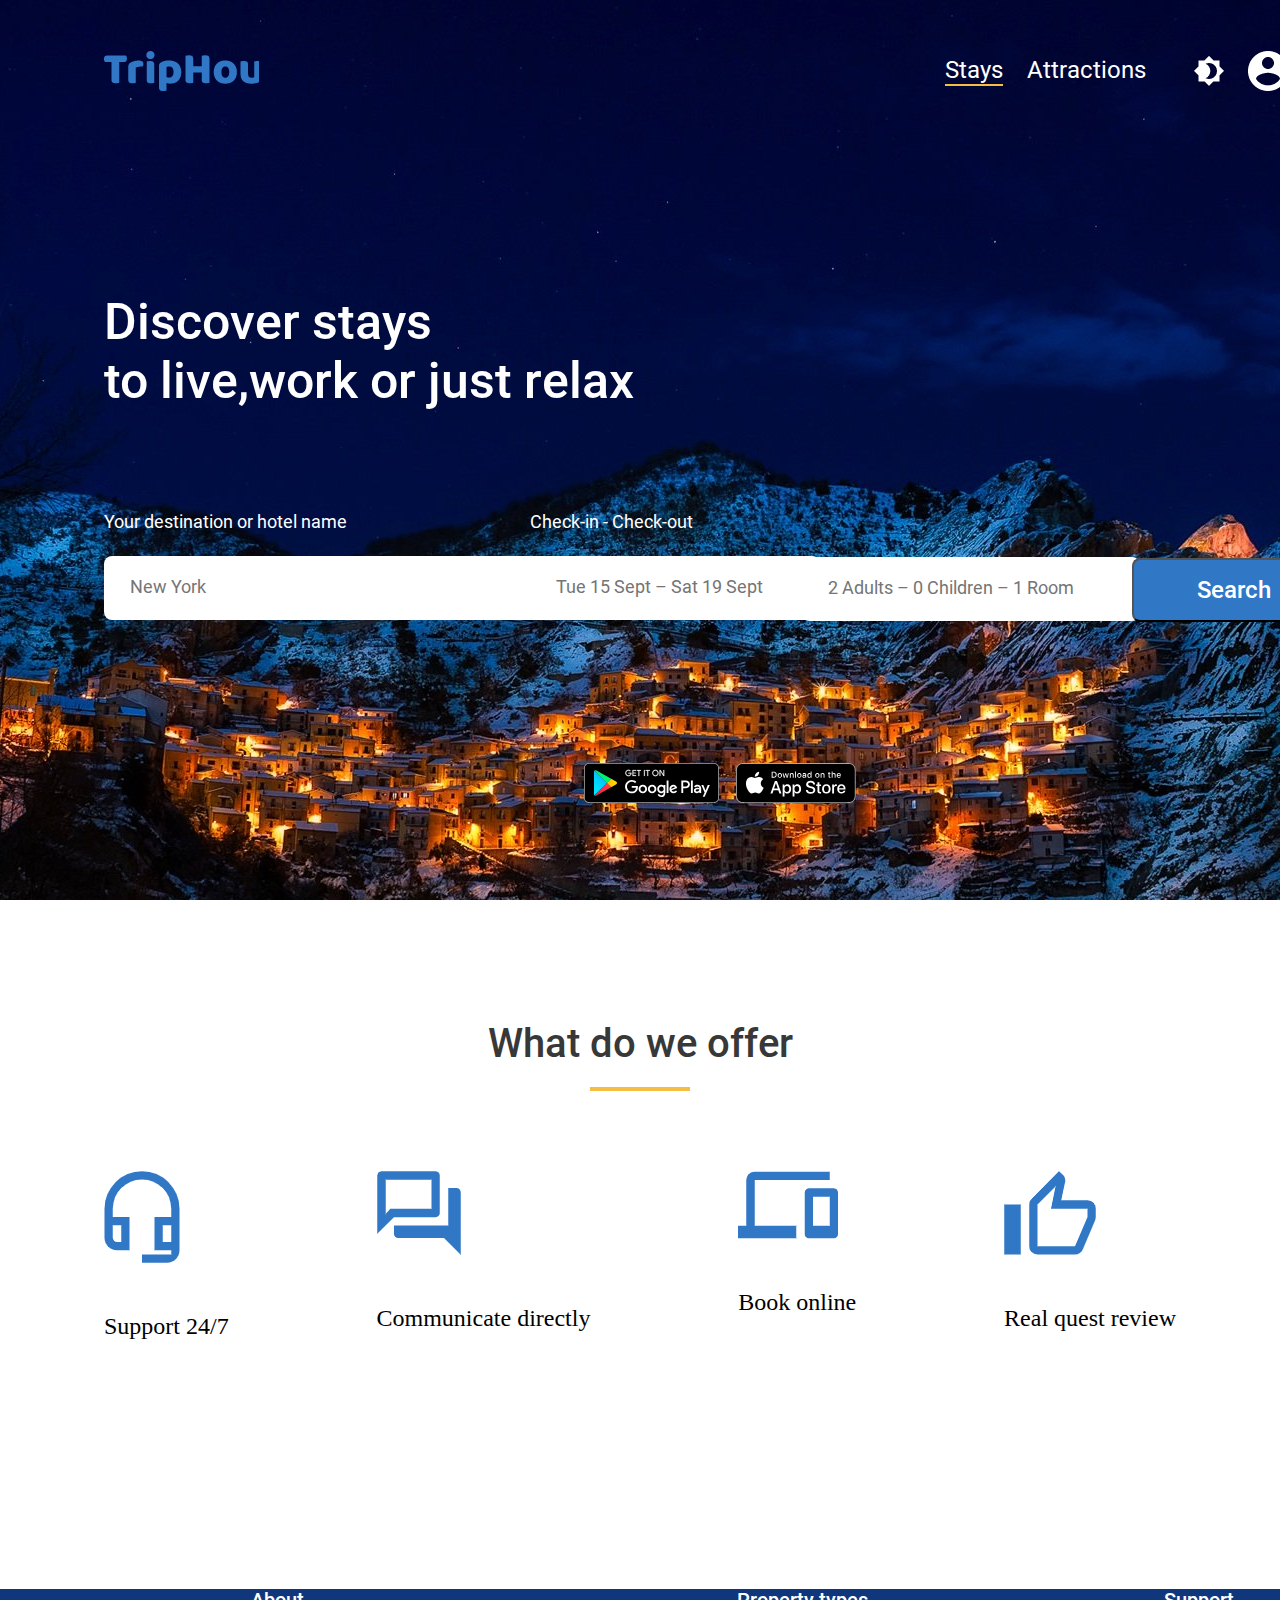
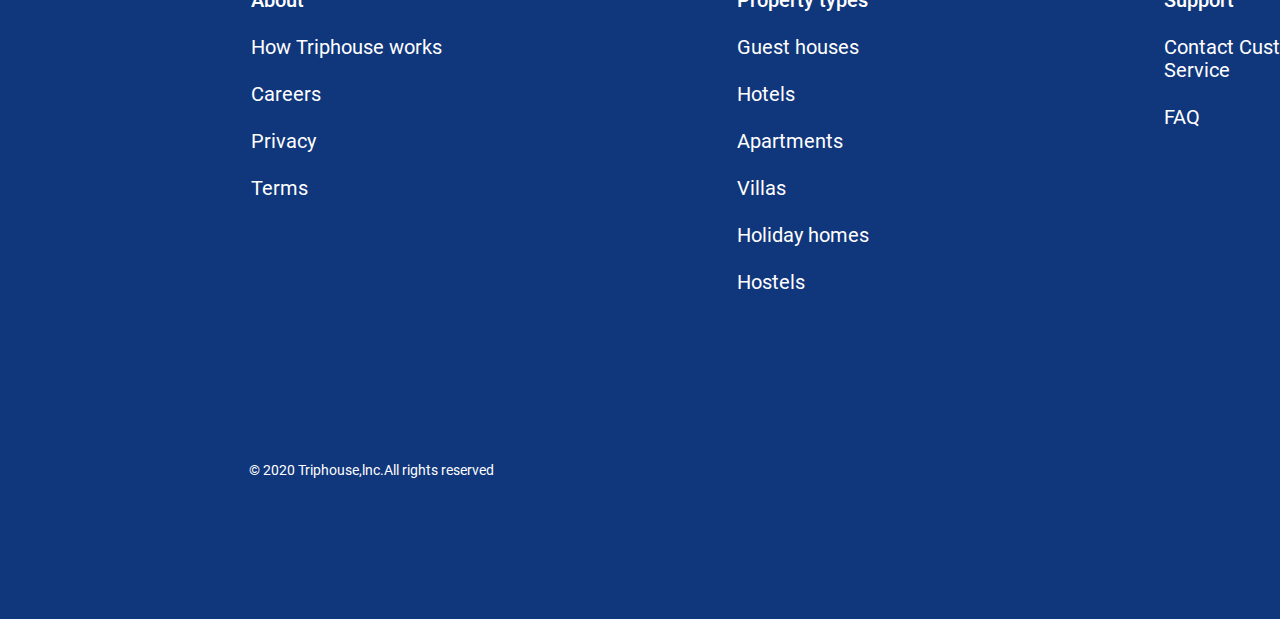
<file: index.html>
<!DOCTYPE html>
<html lang="en">
<head>
    <meta charset="UTF-8">
    <meta http-equiv="X-UA-Compatible" content="IE=edge">
    <meta name="viewport" content="width=device-width, initial-scale=1.0">
    <title>Tiphouse project</title>
    <link rel="stylesheet" type="text/css" href="css/style.css">
</head>
<body>
    <header>

        <div class="container">
            <div class="header__top">    
                <div class="header__top-inner">
                    <div class="logo"></div>
                    <nav>
                        <ul class="nav__list">                   
                            <li class="nav__list-item">   
                                <a class="active__link" href="#">Stays</a>
                            </li>
                            <li class="nav__list-item">
                                <a class="menu__link" href="#">Attractions</a>
                            </li>   
                            <li class="nav__list-item">
                                <a class="menu__link" href="#"></a>
                            </li>
                            <li class="nav__list-item">
                                <a class="menu__link" href="#"></a>
                            </li>
                        </ul>
                    </nav>
                </div>
            </div> 
            
            <div class="header__content">
                <h1>Discover stays <span> to live,work or just relax</span></h1>
                <form action="/">
                    <div class="header__input--search">
                        <p>
                            <label for="search">Your destination or hotel name</label>
                        </p>
                        <input type="text" name="destination" id="destination" placeholder="New York">
                    </div>
                    <div class="header__input--check">
                        <p>
                            <label for="in">Check-in - Check-out</label>
                        </p>
                        <input type="text" name="date" id="date" placeholder="Tue 15 Sept &ndash; Sat 19 Sept" onfocus="(this.type='date')" onblur="(this.type='text')">
                    </div>
                    <div class="header__input--persons">
                        <input class="persons" placeholder="2 Adults &ndash; 0 Children &ndash; 1 Room"/>   
                    </div>
                    <button class="header__btn">Search</button>
                </form>
                
                <div class="markets">
                    <div class="android">
                        <img src="/img/google-play.svg" alt="play market">
                    </div>
                    <div class="ios">
                        <img src="/img/App-store.svg" alt="app store">
                    </div>
                </div>
            </div>    
        </div>

    </header>

    <section class="offer">

        <div class="container">
            <h2>What do we offer</h2>
            <div class="line"></div>
                <ul class="offer__list">
                    <li class="offer__item">
                        <div class="offer__icon-headphone"></div>
                        <p>Support 24/7</p>
                    </li>    
                    <li class="offer__item">
                        <div class="offer__icon-dialogue"></div>
                        <p class="offer__icon-dialogue-text">Communicate directly</p>
                    </li>    
                    <li class="offer__item">
                        <div class="offer__icon-book"></div>
                        <p>Book online</p>
                    </li>
                    <li class="offer__item">
                        <div class="offer__icon-finger-up"></div>
                            <p>Real quest review</p>
                    </li>    
                </ul>
        </div>
    
    </section>

    <section class="offer-mobile">
        
    </section>

    <footer>
        
        <div class="container">
            <div class="container-footer">
                <ul class="container-about">
                    <li class="container-header">About</li>
                    <li class="container-text">How Triphouse works</li>
                    <li class="container-text">Careers</li>
                    <li class="container-text">Privacy</li>
                    <li class="container-text">Terms</li>
                </ul> 
                <ul class="container-property">
                    <li class="container-header">Property types</li>
                    <li class="container-text">Guest houses</li>
                    <li class="container-text">Hotels</li>
                    <li class="container-text">Apartments</li>
                    <li class="container-text">Villas</li>
                    <li class="container-text">Holiday homes</li>
                    <li class="container-text">Hostels</li>
                </ul>
                <ul class="container-support">
                    <li class="container-header">Support</li>
                    <li class="container-text">Contact Customer Service</li>
                    <li class="container-text">FAQ</li>
                </ul>
            </div>
            <p class="footer__rigts">&copy; 2020 Triphouse,lnc.All rights reserved</p>
        </div>

    </footer>
</body>
</html>
</file>
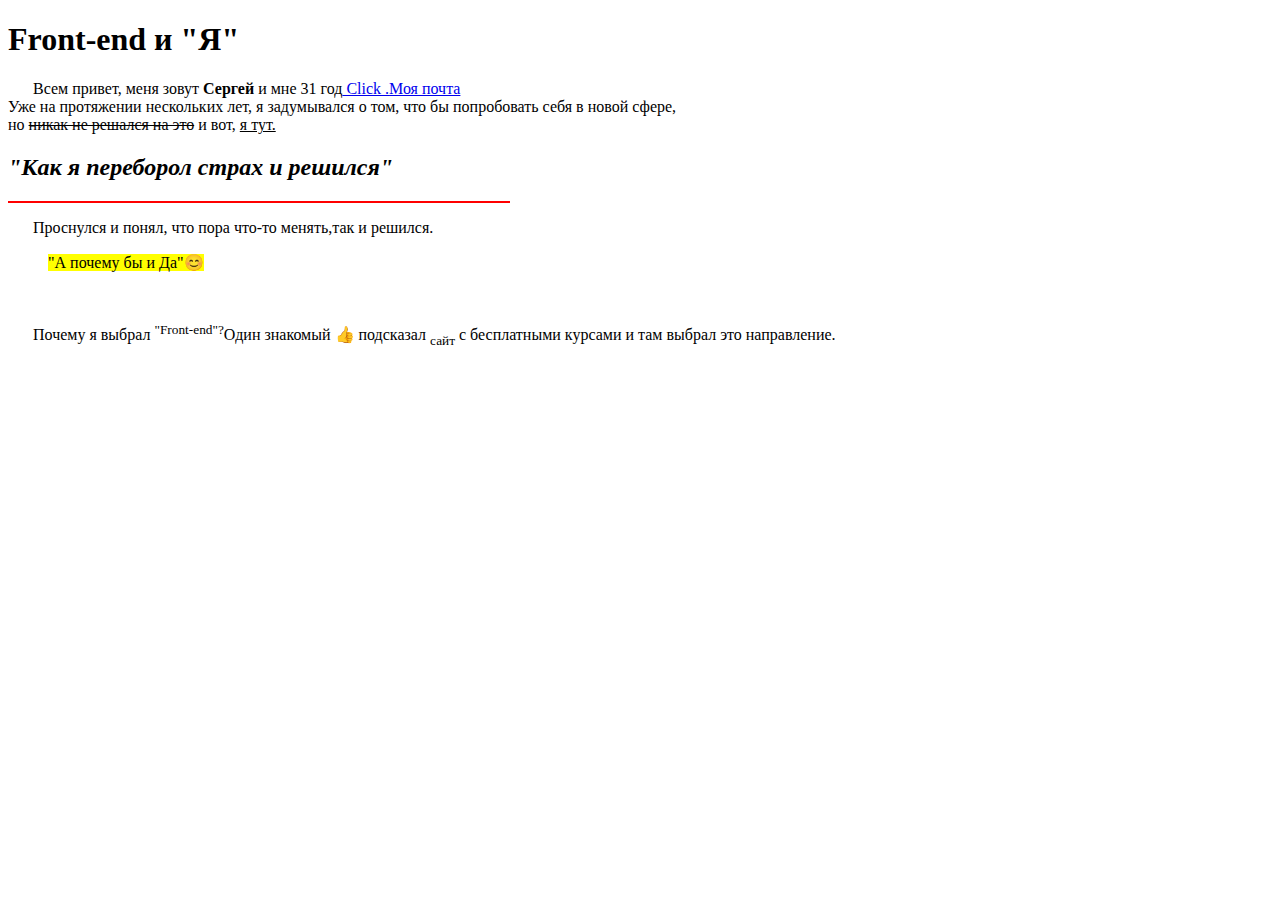
<file: about/index.html>
<!DOCTYPE html>
<html lang="en">
<head>
    <style>p { text-indent: 25px; }
    </style>
    <title>Об Авторе</title>
    </head>
<body>
    <h1>Front-end и "Я"</h1>
    <p> Всем привет, меня зовут <strong>Сергей</strong> и мне 31 год<a href="https://github.com/SerjBooK"> Click .</a><a href="mailto:siarheybukshta@gmail.com">Моя почта</a><br>
    Уже на протяжении нескольких лет, я задумывался о том, что бы попробовать себя в новой сфере,<br>
    но <del>никак не решался на это</del> и вот, <ins>я тут.</ins></p>
<h2><em>"Как я переборол страх и решился"</em></h2>
<hr align="left" width="500" size="2" color="#ff0000" />
<p>Проснулся и понял, что пора что-то менять,так и решился.<blockquote><mark>"А почему бы и Да"&#128522;</mark></blockquote></p><br>
<p>Почему я выбрал <sup>"Front-end"?</sup>Один знакомый &#128077; подсказал <sub>сайт</sub> с бесплатными курсами и там выбрал это направление.</p>

</body>
</html>
</file>
<file: css/style.css>
@font-face {
    font-family: 'Roboto';
    font-style: normal;
    font-weight: 400;
    src: url('../fonts/roboto-v27-latin-500.eot'); /* IE9 Compat Modes */
    src: local(''),
         url('../fonts/roboto-v27-latin-regular.eot') format('embedded-opentype'), /* IE6-IE8 */
         url('../fonts/roboto-v27-latin-regular.woff2') format('woff2'), /* Super Modern Browsers */
         url('../fonts/roboto-v27-latin-regular.woff') format('woff'), /* Modern Browsers */
         url('../fonts/roboto-v27-latin-regular.ttf') format('truetype'), /* Safari, Android, iOS */
         url('../fonts/roboto-v27-latin-regular.svg') format('svg'); /* Legacy iOS */
  }
  /* roboto-500 - latin */
  @font-face {
    font-family: 'Roboto';
    font-style: normal;
    font-weight: 500;
    src: url('../fonts/roboto-v27-latin-500.eot'); /* IE9 Compat Modes */
    src: local(''),
         url('../fonts/roboto-v27-latin-500.eot') format('embedded-opentype'), /* IE6-IE8 */
         url('../fonts/roboto-v27-latin-500.woff2') format('woff2'), /* Super Modern Browsers */
         url('../fonts/roboto-v27-latin-500.woff') format('woff'), /* Modern Browsers */
         url('../fonts/roboto-v27-latin-500.ttf') format('truetype'), /* Safari, Android, iOS */
         url('../fonts/roboto-v27-latin-500.svg') format('svg'); /* Legacy iOS */
  } 
  
* {
    padding: 0;
    margin: 0;
    box-sizing: border-box;
}

ul {
    list-style-type: none;
}

a {
    text-decoration: none;
    color: white;
}

header {
    min-width: 1440px;
    min-height: 900px;
    height: 100vh;
    background: url(/img/main_bg.svg);
    background-size: cover;
}

.container {
    padding-right: 104px;
    padding-left: 104px;
    padding-bottom: 120px;
    margin: 0 auto;
}

.header__top {
    padding-top: 51px;
    justify-content: space-between;
}

.header__top-inner { 
    display: flex;
    justify-content: space-between;
}

.logo {
    width: 205px; 
    height: 40px;
    background-image: url('/img/css_sprites.png');
    background-position: -10px -10px;
}

.nav__list {
    margin-left: 686px;
    display:flex;
    justify-content: space-around;
    align-items: center;  
}

.active__link {
    font-family: 'Roboto';
    font-weight: 400;
    font-size: 24px;
    margin-right: 24px;
    display: block;
    color: white; 
    border-bottom: 2px solid #F5BD41;
}

.nav__list-item:nth-child(2n) {
    font-family: 'Roboto';
    font-weight: 400;
    font-size: 24px;
    margin-right: 48px;
}

.nav__list-item:nth-child(3n) {
    width: 30px; 
    height: 30px;
    background-image: url('/img/css_sprites.png'); 
    background-position:  -235px -116px;
}

.nav__list-item:nth-child(4n) {
    margin-left: 24px;
    width: 40px; 
    height: 40px;
    background: url('/img/css_sprites.png'); 
    background-position:  -431px -210px;
}

.nav__list-item:nth-child(4n):hover {
    background-image: url('/img/css_sprites.png');
    background-position: -10px -372px;
}

.menu__link::after {
    content: '';
    display: block;
    width: 0;
    height: 2px;
    background:#F5BD41;
    transition: width .3s;
}

.menu__link:hover::after {
    width: 100%;
    transition: width .3s;
}

h1 {
    font-family: 'Roboto';
    font-size: 50px;
    font-style: normal;
    font-weight: 500;
    line-height: 59px;
    color: white;
    margin-top: 202px;
}
span {
    display: block;
}

.header__content form {
    display: flex;
    margin-top: 100px;
}

.header__content form input {
    width: 100%;
    height: 64px;
    border-radius: 8px;
    margin-top: 24px;
}

.header__content p {
    font-family: 'Roboto';
    font-weight: 400;
    font-size: 18px;
    color: #FFFFFF;
}

input::placeholder {
    font-family: 'Roboto';
    font-weight: 400;
    font-size: 18px;
    padding-left: 24px;
}

.header__input--search {
    flex-grow: 3.3;
}

.header__input--check {
    flex-grow: 1.8;
    margin-left: -17px;
}

.header__input--persons {
    flex-grow: 2.6;
    padding: 22px;
    margin-left: -40px;
}

.header__btn {
    flex-grow: 0.2;
    width: 192px;
    height: 64px;
    background: #3077C6;
    border-radius: 8px;
    font-family: 'Roboto';
    font-weight: 500;
    font-size: 24px;
    color: #FFFFFF;
    margin-top: 47px;
    margin-left: -30px;   
}

input:focus {
    border-color: #F5BD41;
    border-width: 3px;
}

input {
    border-color:transparent;
    outline: none;
}

.markets {
    margin-top: 120px;
    display: flex;
    justify-content: center;
}

.android {
    margin-right: 17px;
}

.offer {
    min-height: 569px; 
}

h2 {
    font-family: 'Roboto';
    font-weight: 500;
    font-size: 40px;
    color: #383838;
    text-align: center;
    margin-top: 120px;
}

.line {
    width: 100px;   
    height: 4px;
    background-color: #F5BD41;
    margin: 20px auto 0;
}

.offer__list {
    display: flex;
    justify-content: space-between;
    margin-top: 80px;
}

.offer__icon-headphone {
    width: 76px; 
    height: 92px;
    background: url('/img/css_sprites.png') -10px -174px;
}

.offer__icon-dialogue {
    width: 84px; 
    height: 84px;
    background: url('/img/css_sprites.png') -122px -70px;
}

.offer__icon-book {
    width: 100px; 
    height: 68px;
    background: url('/img/css_sprites.png') -106px -174px;
}

.offer__icon-finger-up {
    width: 92px; 
    height: 84px;
    background: url('/img/css_sprites.png') -10px -70px;
}

.offer p {
    font-size: 24px;
    margin-top: 50px;
}

footer {
    font-family: 'Roboto', normal;
    height: 630px;
    background-color: #10367C;
    
}
.container-footer {
    display: flex;
    width: 1440px;
    list-style-type: none;
    flex-direction: row;
    justify-content: space-around;
}
.container-about {
    display: flex;
    flex-direction: column;
    width: 193px;
    height: 211px;
    list-style-type: none;
}
.container-property {
    display: flex;
    flex-direction: column;
    width: 133px;
    height: 310px;
    list-style-type: none;
}
.container-support {
    display: flex;
    flex-direction: column;
    width: 233px;
    height: 122px;
    list-style-type: none;
}
.container-header {
    font-family: 'Roboto';
    font-weight: 500;
    font-style: normal;
    font-size: 20px;
    line-height: 23px;
    align-items: center;
    color: #FFFFFF;
    margin-bottom: 24px;
}
.container-text {
    font-family: 'Roboto';
    font-weight: 400;
    font-style: normal;
    font-size: 20px;
    line-height: 23px;
    align-items: center;
    color: #FFFFFF;
    margin-bottom: 24px;
}
.footer__rigts {
    margin: 163px 0px 0px 145px;
    font-family: 'Roboto';
    font-weight: 400;
    font-style: normal;
    font-size: 14px;
    line-height: 16px;
    color: #FFFFFF;
    
}

@media (max-width: 360px) {
    
}
</file>
